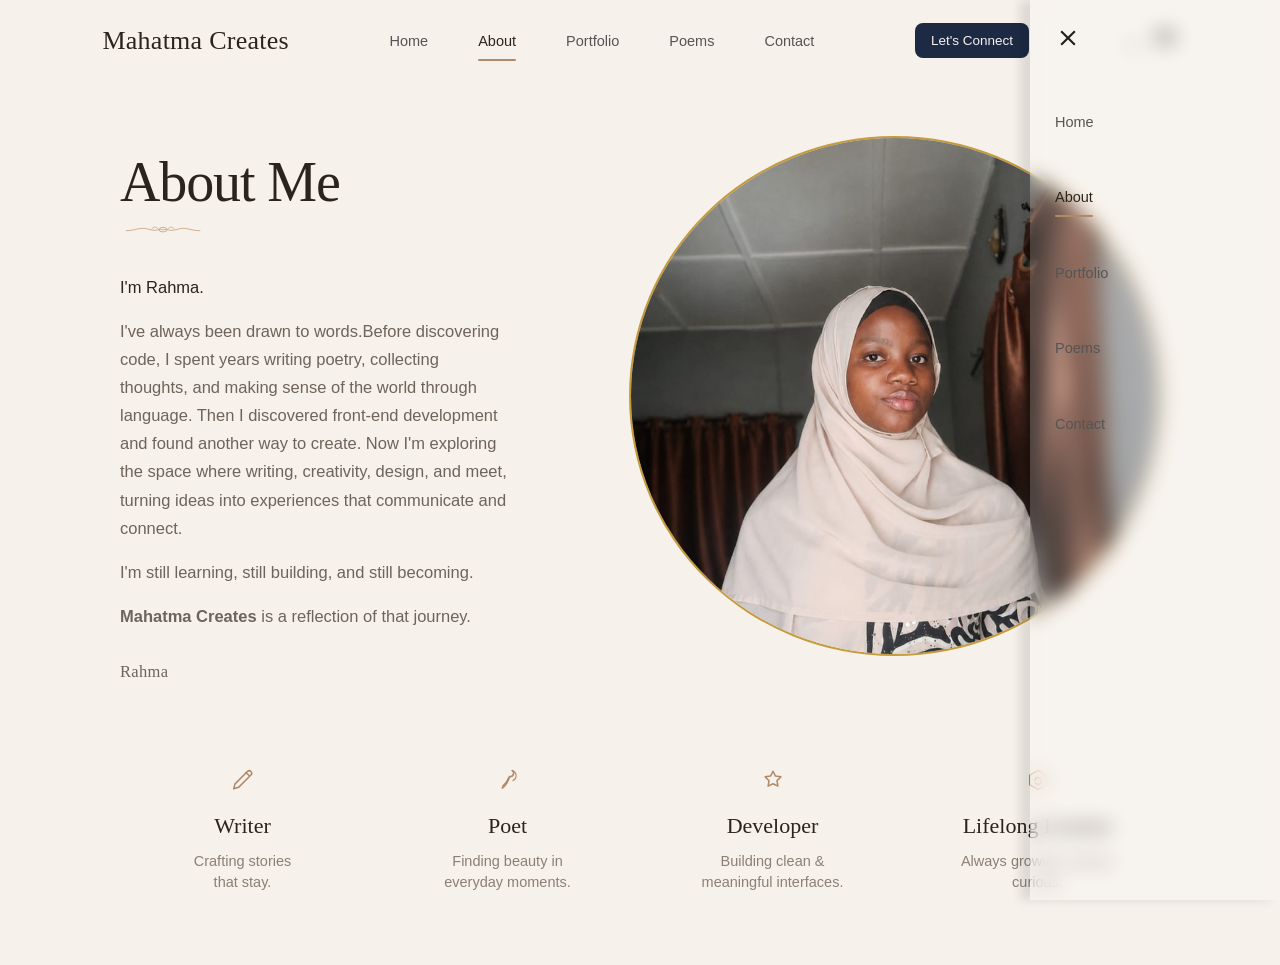
<file: ABOUTME/about.html>
<!DOCTYPE html>
<html lang="en">
  <head>
    <meta charset="UTF-8" />
    <meta http-equiv="X-UA-Compatible" content="IE=edge" />
    <meta name="viewport" content="width=device-width, initial-scale=1.0" />
    <title>Document</title>
    <link rel="stylesheet" href="about.css" />
  </head>
  <body>
    <header class="site-header">
      <div class="logo">
        <a href="#home"> Mahatma Creates </a>
      </div>
      <nav class="nav" id="main-nav" aria-label="Primary">
          <ul class="sidebar">
              <li onclick=hideSidebar() class="close"><a href="#"><svg xmlns="http://www.w3.org/2000/svg" height="26px" viewBox="0 -960 960 960" width="26px" fill="#1f1f1f"><path d="m256-200-56-56 224-224-224-224 56-56 224 224 224-224 56 56-224 224 224 224-56 56-224-224-224 224Z"/></svg></a></li>
              <li><a href="../index.html">Home</a></li>
              <li><a href="../ABOUTME/about.html" class="active">About</a></li>
              <li><a href="../Portfolio/portfolio.html">Portfolio</a></li>
              <li><a href="../POETRY/poetry.html">Poems</a></li>
              <li><a href="../Contact/contact.html" >Contact</a></li>
            </ul>
        <ul class="openbar">
          <li><a href="../index.html">Home</a></li>
          <li><a href="../ABOUTME/about.html"class="active">About</a></li>
          <li><a href="../Portfolio/portfolio.html">Portfolio</a></li>
          <li><a href="../POETRY/poetry.html">Poems</a></li>
          <li><a href="../Contact/contact.html" >Contact</a></li>
        </ul>
      </nav>
      <button class="connect-btn" type="button" id="connect-btn">
        Let's Connect
      </button>
      <li onclick=showSidebar() class="menu-button"><a onclick="showSidebar()"><svg xmlns="http://www.w3.org/2000/svg" height="26px" viewBox="0 -960 960 960" width="26px" fill="#1f1f1f"><path d="M120-240v-80h720v80H120Zm0-200v-80h720v80H120Zm0-200v-80h720v80H120Z"/></svg></a>
    </header>
    <main>
      <section class="about" id="about">
        <div class="about-copy">
          <h1>About Me</h1>
          <div class="flourish" aria-hidden="true">
            <svg viewBox="0 0 120 18" width="86" height="16">
              <path
                d="M8 10 C22 10, 28 4, 40 8 C52 12, 56 6, 60 9 C64 6, 68 12, 80 8 C92 4, 98 10, 112 10"
                fill="none"
                stroke="currentColor"
                stroke-width="1.1"
              />
              <ellipse
                cx="60"
                cy="8.5"
                rx="5.5"
                ry="3.2"
                fill="none"
                stroke="currentColor"
                stroke-width="1.1"
              />
              <path
                d="M54 8.5 C50 3, 46 5, 44 8"
                fill="none"
                stroke="currentColor"
                stroke-width="1"
              />
              <path
                d="M66 8.5 C70 3, 74 5, 76 8"
                fill="none"
                stroke="currentColor"
                stroke-width="1"
              />
            </svg>
          </div>
          <p class="lead">I'm Rahma.</p>
          <p>
            I've always been drawn to words.Before 
            discovering code, I spent years writing poetry, 
            collecting thoughts, and making sense of the 
            world through language. 
             Then I discovered front-end development and
             found another way to create. Now I'm exploring 
             the space where writing, creativity, design, and 
              meet, turning ideas into experiences 
              that communicate and connect.
          </p>
          <p> I'm still learning, still building, and still becoming.</p>
          <p><b>Mahatma Creates </b>is a reflection of that journey.</p>
          <p class="signature">Rahma</p>
        </div>
        <figure class="about-photo">
          <!-- Replace src with your photo from the mockup -->
          <img src="Rahma.jpg" alt="Rahma working at a desk on a laptop" />
        </figure>
      </section>
      <section class="traits" aria-label="What I do">
        <article class="trait">
          <div class="trait-icon">
            <svg viewBox="0 0 24 24" aria-hidden="true">
              <path
                d="M4 19.5l1.2-4.2 10.6-10.6a2.1 2.1 0 0 1 3 3L8.2 18.3 4 19.5z"
                fill="none"
                stroke="currentColor"
                stroke-width="1.3"
                stroke-linejoin="round"
              />
              <path
                d="M14.2 5.2l3.6 3.6"
                fill="none"
                stroke="currentColor"
                stroke-width="1.3"
              />
            </svg>
          </div>
          <h2>Writer</h2>
          <p>Crafting stories<br />that stay.</p>
        </article>
        <article class="trait">
          <div class="trait-icon">
            <svg viewBox="0 0 24 24" aria-hidden="true">
              <path
                d="M7 19c2.2-1.4 4.2-4.2 5.4-7.2.4-1 .6-1.9.8-2.7 1.6.2 3.1-.8 3.5-2.3.3-1.2-.2-2.4-1.2-3"
                fill="none"
                stroke="currentColor"
                stroke-width="1.3"
                stroke-linecap="round"
              />
              <path
                d="M16.2 4.2c1.3.5 2.3 1.6 2.6 3 .5 2.2-.6 4.4-2.6 5.3"
                fill="none"
                stroke="currentColor"
                strokewidth="1.3"
                stroke-linecap="round"
              />
              <path
                d="M12.6 10.2c-1.1 2.8-2.9 5.4-5.2 7.2"
                fill="none"
                stroke="currentColor"
                stroke-width="1.3"
                stroke-linecap="round"
              />
            </svg>
          </div>
          <h2>Poet</h2>
          <p>Finding beauty in<br />everyday moments.</p>
        </article>
        <article class="trait">
          <div class="trait-icon">
            <svg viewBox="0 0 24 24" aria-hidden="true">
              <path
                d="M12 4.5l2.1 4.1 4.6.7-3.3 3.3.8 4.6L12 15.2 7.8 17.2l.8-4.6-3.3-3.3 4.6-.7L12 4.5z"
                fill="none"
                stroke="currentColor"
                stroke-width="1.3"
                stroke-linejoin="round"
              />
            </svg>
          </div>
          <h2>Developer</h2>
          <p>Building clean &amp;<br />meaningful interfaces.</p>
        </article>
        <article class="trait">
          <div class="trait-icon">
            <svg viewBox="0 0 24 24" aria-hidden="true">
              <path
                d="M12 3.8l7.2 4.2v8L12 20.2 4.8 16V8L12 3.8z"
                fill="none"
                stroke="currentColor"
                strokewidth="1.3"
                stroke-linejoin="round"
              />
              <path
                d="M9.4 12.2c0-1.5 1.1-2.5 2.6-2.5 1.1 0 2 .6 2.3 1.5"
                fill="none"
                stroke="currentColor"
                strokewidth="1.3"
                stroke-linecap="round"
              />
              <path
                d="M9.6 14.6c.5.7 1.4 1.2 2.4 1.2 1.6 0 2.6-1 2.6-2.3"
                fill="none"
                stroke="currentColor"
                strokewidth="1.3"
                stroke-linecap="round"
              />
            </svg>
          </div>
          <h2>Lifelong Learner</h2>
          <p>Always growing, always<br />curious.</p>
        </article>
      </section>
    </main>
    <script src="about.js"></script>
  </body>
</html>
</file>
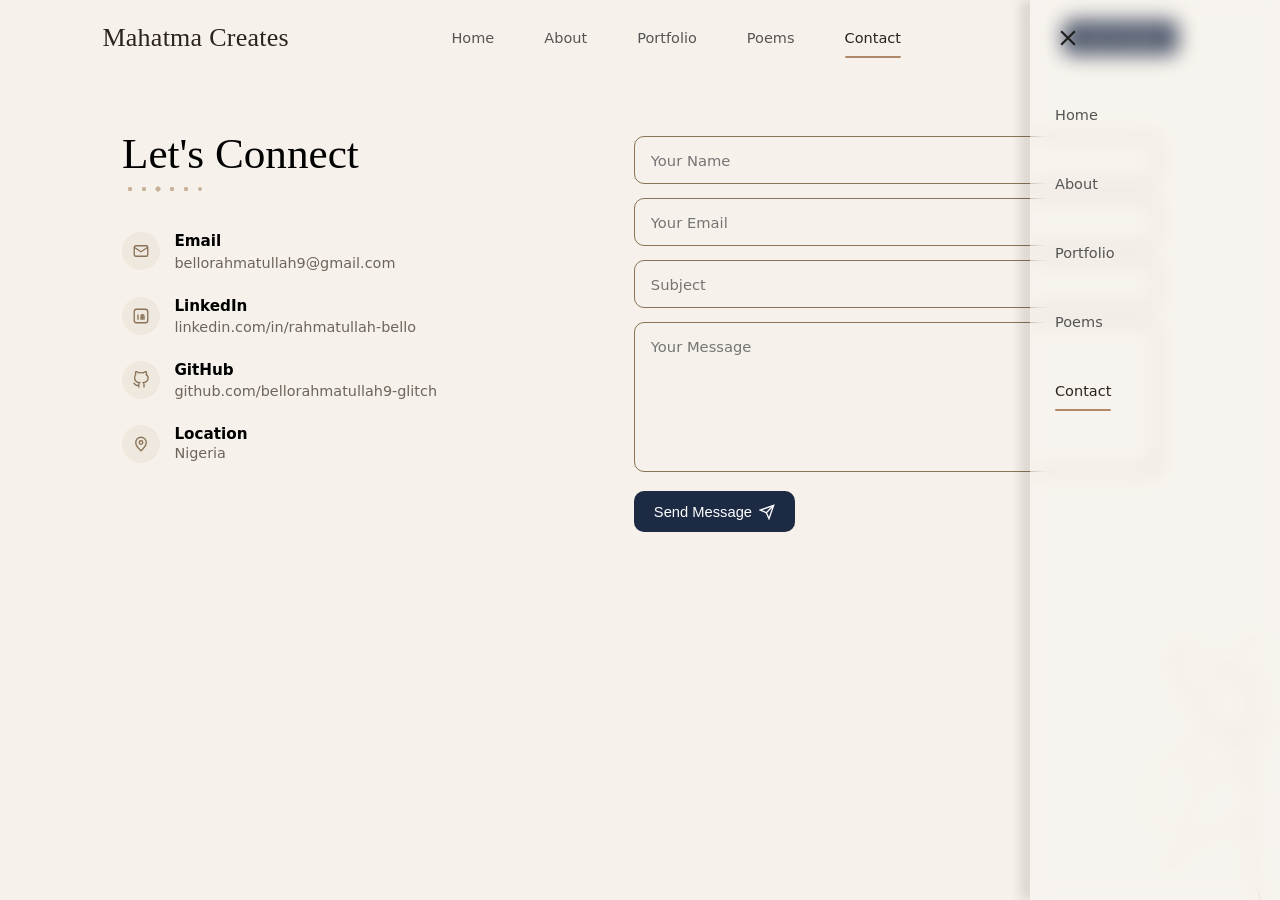
<file: Contact/contact.html>
<!DOCTYPE html>
<html lang="en">
<head>
    <meta charset="UTF-8">
    <meta http-equiv="X-UA-Compatible" content="IE=edge">
    <meta name="viewport" content="width=device-width, initial-scale=1.0">
    <title>Document</title>
    <link rel="stylesheet" href="contact.css">
</head>
<body>
    <header class="site-header">
        <div class="logo">
          <a href="#home"> Mahatma Creates </a>
        </div>
        <nav class="nav" id="main-nav" aria-label="Primary">
            <ul class="sidebar">
                <li onclick=hideSidebar() class="close"><a href="#"><svg xmlns="http://www.w3.org/2000/svg" height="26px" viewBox="0 -960 960 960" width="26px" fill="#1f1f1f"><path d="m256-200-56-56 224-224-224-224 56-56 224 224 224-224 56 56-224 224 224 224-56 56-224-224-224 224Z"/></svg></a></li>
                <li><a href="../index.html" >Home</a></li>
                <li><a href="../ABOUTME/about.html">About</a></li>
                <li><a href="../Portfolio/portfolio.html">Portfolio</a></li>
                <li><a href="../POETRY/poetry.html">Poems</a></li>
                <li><a href="../Contact/contact.html" class="active">Contact</a></li>
              </ul>
          <ul class="openbar">
            <li><a href="../index.html">Home</a></li>
            <li><a href="../ABOUTME/about.html">About</a></li>
            <li><a href="../Portfolio/portfolio.html">Portfolio</a></li>
            <li><a href="../POETRY/poetry.html">Poems</a></li>
            <li><a href="../Contact/contact.html" class="active">Contact</a></li>
          </ul>
        </nav>
        <button class="connect-btn" type="button" id="connect-btn">
          Let's Connect
        </button>
        <li onclick=showSidebar() class="menu-button"><a onclick="showSidebar()"><svg xmlns="http://www.w3.org/2000/svg" height="26px" viewBox="0 -960 960 960" width="26px" fill="#1f1f1f"><path d="M120-240v-80h720v80H120Zm0-200v-80h720v80H120Zm0-200v-80h720v80H120Z"/></svg></a>
      </header>
        <main>
        <section>
        <h1>Let's Connect</h1>
        <div class="title-line"></div>
        <div class="info-list">
        <div class="info-item">
        <div class="icon-circle">
        <svg width="18" height="18" viewBox="0 0 24 24" fill="none" stroke="currentColor" stroke-width="1.8">
        <rect x="3" y="5" width="18" height="14" rx="2"/>
        <path d="M3 7l9 6 9-6"/>
        </svg>
        </div>
        <div>
        <h3>Email</h3>
        <a href="mailto:bellorahmatullah9@gmail.com">bellorahmatullah9@gmail.com</a>
        </div>
        </div>
        <div class="info-item">
        <div class="icon-circle">
        <svg width="18" height="18" viewBox="0 0 24 24" fill="none" stroke="currentColor" stroke-width="1.8">
        <rect x="3" y="3" width="18" height="18" rx="3"/>
        <path d="M8 10v7M8 7h.01M12 17v-4.2c0-1.6 2-1.6 2 0V17M16 17v-4.8c0-2.6-3-2.4-4-.9"/>
        </svg>
        </div>
        <div>
        <h3>LinkedIn</h3>
        <a href="
        https://www.linkedin.com/in/rahmatullah-bello-3b8a83381?utm_source=share_via&utm_content=profile&utm_medium=member_android " target="_blank"
        rel="noopener">linkedin.com/in/rahmatullah-bello</a>
        </div>
        </div>
        <div class="info-item">
        <div class="icon-circle">
        <svg width="18" height="18" viewBox="0 0 24 24" fill="none" stroke="currentColor" stroke-width="1.8">
        <path d="M9 19c-5 1.5-5-2.5-7-3m14 6v-3.9a3.4 3.4 0 0 0-1-2.6c3.2-.4 6.5-1.6 6.5-7A5.4 5.4 0 0 0 19 4.8 5 5 0
        0 0 18.9 1S17.7.6 15 2.5a12.3 12.3 0 0 0-6 0C6.3.6 5.1 1 5.1 1A5 5 0 0 0 5 4.8 5.4 5.4 0 0 0 3.5 8.7c0 5.4 3.3 6.6 6.5
        7a3.4 3.4 0 0 0-1 2.6V22"/>
        </svg>
        </div>
        <div>
        <h3>GitHub</h3>
        <a href="https://github.com/bellorahmatullah9-glitch" target="_blank"
        rel="noopener">github.com/bellorahmatullah9-glitch</a>
        </div>
        </div>
        <div class="info-item">
        <div class="icon-circle">
        <svg width="18" height="18" viewBox="0 0 24 24" fill="none" stroke="currentColor" stroke-width="1.8">
        <path d="M12 21s7-6.2 7-11a7 7 0 1 0-14 0c0 4.8 7 11 7 11z"/>
        <circle cx="12" cy="10" r="2.4"/>
        </svg>
        </div>
        <div>
        <h3>Location</h3>
        <p>Nigeria</p>
        </div>
        </div>
        </div>
        </section>
        <form id="contactForm">
        <input type="text" id="name" placeholder="Your Name" required>
        <input type="email" id="email" placeholder="Your Email" required>
        <input type="text" id="subject" placeholder="Subject" required>
        <textarea id="message" placeholder="Your Message" required></textarea>
        <button class="send-btn" type="submit">
        Send Message
        <svg width="16" height="16" viewBox="0 0 24 24" fill="none" stroke="currentColor" stroke-width="2">
        <path d="M22 2L11 13"/>
        <path d="M22 2l-7 20-4-9-9-4 20-7z"/>
        </svg>
        </button>
        </form>
        </main>
        <svg class="plant" viewBox="0 0 280 320" fill="none" aria-hidden="true">
        <path d="M260 320c-20-70-10-140 8-190" stroke="#d7c4ad" stroke-width="2"/>
        <path d="M255 250c-30-10-70 10-90 40" stroke="#d7c4ad" stroke-width="1.6"/>
        <path d="M258 210c-40-30-20-80 10-110" stroke="#d7c4ad" stroke-width="1.6"/>
        <path d="M250 160c-55-5-80-50-70-95" stroke="#d7c4ad" stroke-width="1.6"/>
        <ellipse cx="230" cy="120" rx="22" ry="38" transform="rotate(-30 230 120)" stroke="#d7c4ad" strokewidth="1.4"/>
        <ellipse cx="200" cy="90" rx="18" ry="32" transform="rotate(-50 200 90)" stroke="#d7c4ad" strokewidth="1.4"/>
        <ellipse cx="175" cy="210" rx="24" ry="40" transform="rotate(20 175 210)" stroke="#d7c4ad" strokewidth="1.4"/>
        <ellipse cx="210" cy="175" rx="16" ry="28" transform="rotate(-10 210 175)" stroke="#d7c4ad" strokewidth="1.4"/>
        <ellipse cx="248" cy="80" rx="14" ry="26" transform="rotate(15 248 80)" stroke="#d7c4ad" strokewidth="1.4"/>
        </svg>
        <div class="modal-overlay" id="overlay">
        <div class="modal">
        <h2>Message Ready</h2>
        <p id="modalText">Thanks for reaching out. Your message has been prepared.</p>
        <button id="closeBtn" type="button">Close</button>
        </div>
        </div>
        <script src="contact.js"></script>
</body>
</html>
</file>
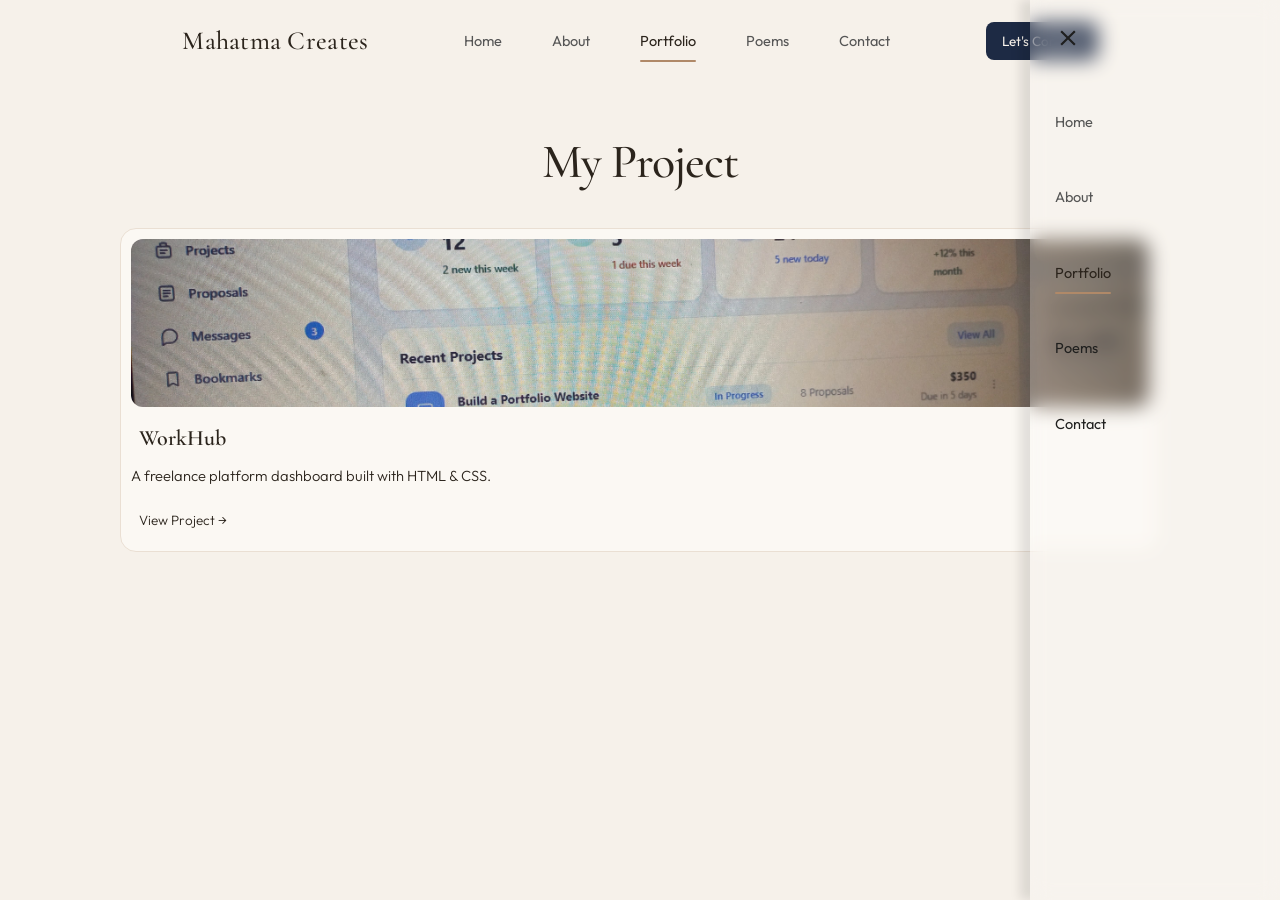
<file: Portfolio/portfolio.html>
<!DOCTYPE html>
<html lang="en">
<head>
<meta charset="UTF-8" />
<meta name="viewport" content="width=device-width, initial-scale=1.0" />
<title>Mahatma Creates — Portfolio</title>
<link rel="preconnect" href="https://fonts.googleapis.com" />
<link rel="preconnect" href="https://fonts.gstatic.com" crossorigin />
<link href="https://fonts.googleapis.com/css2?
family=Cormorant+Garamond:ital,wght@0,400;0,500;0,600;0,700;1,400;1,500&family=Great+Vibes&family=Outfit:wght@300;4
00;500&display=swap" rel="stylesheet" />
<link rel="stylesheet" href="portfolio.css" />
</head>
<body>
    <header class="site-header">
        <div class="logo">
          <a href="#home"> Mahatma Creates </a>
        </div>
        <nav class="nav" id="main-nav" aria-label="Primary">
          <ul class="sidebar">
            <li onclick=hideSidebar() class="close"><a href="#"><svg xmlns="http://www.w3.org/2000/svg" height="26px" viewBox="0 -960 960 960" width="26px" fill="#1f1f1f"><path d="m256-200-56-56 224-224-224-224 56-56 224 224 224-224 56 56-224 224 224 224-56 56-224-224-224 224Z"/></svg></a></li>
            <li><a href="../index.html" >Home</a></li>
          <li><a href="../ABOUTME/about.html">About</a></li>
            <li><a href="../Portfolio/portfolio.html" class="active">Portfolio</a></li>
           <li><a href="../POETRY/poetry.html" style="color: #20201f;">Poems</a></li>
            <li><a href="../Contact/contact.html" style="color: #20201f;" >Contact</a></li>
          </ul>
          <ul class="openbar">
            <li><a href="../index.html">Home</a></li>
            <li><a href="../ABOUTME/about.html">About</a></li>
            <li><a href="../Portfolio/portfolio.html" class="active">Portfolio</a></li>
            <li><a href="../POETRY/poetry.html">Poems</a></li>
            <li><a href="../Contact/contact.html">Contact</a></li>
            
          </ul>
        </nav>
        <button class="connect-btn" type="button" id="connect-btn">
          Let's Connect
        </button>
        <li onclick=showSidebar() class="menu-button"><a onclick="showSidebar()"><svg xmlns="http://www.w3.org/2000/svg" height="26px" viewBox="0 -960 960 960" width="26px" fill="#1f1f1f"><path d="M120-240v-80h720v80H120Zm0-200v-80h720v80H120Zm0-200v-80h720v80H120Z"/></svg></a>
      </header>
<main>
<section class="portfolio" id="portfolio">
<h1>My Project</h1>

<div class="project-grid">
<article class="project-card" data-category="web">
<div class="project-thumb">
<img src="free.jpg" alt="Freelance Dashboard preview" />
</div>
<h2>WorkHub</h2>
<p>A freelance platform dashboard built with HTML &amp; CSS.</p>
<a class="project-link" href="#https://bellorahmatullah9-glitch.github.io/Worrkhub/">View Project →</a>
</article>
</div>
</section>
</main>
<script src="portfolio.js"></script>
</body>
</html>
</file>
<file: ABOUTME/about.css>
:root {
    --bg: #f6f1ea;
    --paper: #f7f2eb;
    --ink: #2b241c;
    --muted: #6d645b;
    --soft: #8a8076;
    --line: #d7cfc4;
    --gold: #b08968;
    --gold-soft: #c4a07a;
    --navy: #1d2a44;
    --navy-hover: #152033;
    }
    * {
    box-sizing: border-box;
    margin: 0;
    padding: 0;
    }
    html {
    scroll-behavior: smooth;
    }
    body {
    background: var(--bg);
    color: var(--ink);
    font-family: "Outfit", sans-serif;
    font-weight: 300;
    line-height: 1.6;
    min-height: 100vh;
    }
    .site-header {
      display: flex;
      align-items: center;
      justify-content: space-between;
      /*max-width: 1120px;
      margin: 0 auto;*/
      padding: 20px 8%;
      gap: 24px;
      }
      .logo a{
          color: #2b241c;
          font-family: "Cormorant Garamond", serif;
          font-size: 26px;
          font-weight: 500;
          letter-spacing: 0.01em;
          white-space: nowrap;
          text-decoration: none;
      }
      .nav {
      display: flex;
      align-items: center;
      gap: 50px;
      }
      .nav ul{
          display: flex;
          list-style: none;
          gap: 50px;
      }
      .nav a {
      text-decoration: none;
      color: #555555;
      font-size: 14.5px;
      font-weight: 400; position: relative;
      padding-bottom: 6px;
      }
      .nav a:hover {
      color: var(--ink);
      }
      .nav a.active {
      color: var(--ink);
      }
      .nav a.active::after {
          content: '';
          position: absolute;
          bottom: -6px;
          left: 0;
          width: 100%;
          height: 2px;
          background: var(--gold);
          border-radius: 1px;
      }
      .sidebar {
        display: none;
          position: fixed;

          top: 0;
          right: 0;
          height: 100vh;
          width: 250px;
          z-index: 999;
          background-color: rgba(255, 255, 255, 0.2);
          box-shadow: -10px 0 10px rgba(0, 0, 0, 0.1);
          flex-direction: column;
          align-items: flex-start;
          justify-content: flex-start;
          backdrop-filter: blur(10px);
          padding: 25px;
        }
        .sidebar li {
          width: 100%;
        }
        .sidebar a {
          width: 100%;
        }
        @media (max-width: 901px) {
          .menu-button {
            display: none;
          }
          .sidebar{
            width: 50%;
          }
        }
        @media (max-width: 600px) {
          .hideOnMobile {
            display: none;
          }
          .menu-button {
            display: block;
          }
          .connect-btn {
            display: none;
          }
          .openbar{
            display: none !important;
          }
        }
        
        @media (max-width: 400px) {
          .sidebar {
            width: 50%;
          }
          .about-photo img{
            width: 100%;
    max-width: 560px;
    height: 520px;
    object-fit: cover;
          }
        }
      .connect-btn {
      background: var(--navy);
      color: #f7f2eb;
      border: none;
      border-radius: 8px;
      padding: 10px 16px;
      font-family: "Outfit", sans-serif;
      font-size: 13.5px;
      font-weight: 400;
      cursor: pointer;
      white-space: nowrap;
      }
      .connect-btn:hover {
      background: var(--navy-hover);
      }
    .about {
    max-width: 1120px;
    margin: 0 auto;
    padding: 54px 40px 36px;
    display: grid;
    grid-template-columns: 1fr 1.15fr;
    gap: 48px;
    align-items: start;
    color: #f4f0eb;
    }
    .about-copy {
    padding-top: 18px;
    max-width: 430px;
    }
    .about-copy h1 {
    font-family: "Cormorant Garamond", serif;
    font-size: 56px;
    font-weight: 500;
    letter-spacing: -0.02em;
    line-height: 1;
    color: var(--ink);
    }
    .flourish {
    color: var(--gold-soft);
    margin: 10px 0 28px;
    }
    .about-copy p {
    color: var(--muted);
    font-size: 16.5px;
    line-height: 1.7;
    margin-bottom: 16px; max-width: 390px;
    }
    .about-copy .lead {
    color: var(--ink);
    font-weight: 400;
    }
    .signature {
    margin-top: 28px;
    font-family: "Great Vibes", cursive;
    font-size: 40px;
    color: #5c534b;
    letter-spacing: 0.02em;
    }
    .signature .heart {
    font-family: "Cormorant Garamond", serif;
    font-size: 22px;
    color: var(--gold);
    margin-left: 2px;
    }
    .about-photo {
    margin: 0;
    }
    .about-photo img {
    width: 100%;
    max-width: 560px;
    height: 520px;
    object-fit: cover;
    display: block;
    background: #e8e0d6;
    border-radius: 50%;
    border: 2px solid #c59b3b;

    }
    .traits {
    max-width: 1120px;
    margin: 0 auto;
    padding: 28px 40px 72px;
    display: grid;
    grid-template-columns: repeat(4, 1fr);
    gap: 20px;
    }
    .trait {
    text-align: center;
    }
    .trait-icon {
    width: 28px;
    height: 28px;
    margin: 0 auto 14px;
    color: var(--gold);
    }
    .trait-icon svg {
    width: 100%;
    height: 100%;
    }
    .trait h2 {
    font-family: "Cormorant Garamond", serif;
    font-size: 22px;
    font-weight: 500;
    margin-bottom: 8px;
    color: var(--ink);
    }
    .trait p {
    color: var(--soft);
    font-size: 14.5px;
    line-height: 1.45;
    } @media (max-width: 900px) {
    .site-header {
    flex-wrap: wrap;
    padding: 20px 24px;
    }
    .nav {
    order: 3;
    width: 100%;
    justify-content: space-between;
    gap: 12px;
    overflow-x: auto;
    }
    .about {
    grid-template-columns: 1fr;
    padding: 36px 24px 24px;
    }
    .about-copy {
    max-width: none;
    padding-top: 0;
    }
    .about-copy h1 {
    font-size: 44px;
    }
    .about-photo img {
    height: 300px;
    max-width: none;
    }
    .traits {
    grid-template-columns: 1fr 1fr;
    padding: 12px 24px 48px;
    row-gap: 32px;
    }
    }
    @media (max-width: 560px) {
    .traits {
    grid-template-columns: 1fr;
    }
    .about-photo img{
      width: 100%;
    max-width: 560px;
    height: 520px;
    object-fit: cover;
    }
    }
</file>
<file: Contact/contact.css>
:root {
  --bg: #f6f1ea;
  --paper: #f7f2eb;
  --ink: #2b241c;
  --muted: #6d645b;
  --soft: #8a8076;
  --line: #d7cfc4;
  --gold: #b08968;
  --gold-soft: #c4a07a;
  --navy: #1d2a44;
  --navy-hover: #152033;
  }
* {
  margin: 0;
  padding: 0;
  box-sizing: border-box;
}
body {
  font-family: "Inter", system-ui, sans-serif;
  background: var(--bg);
  color: var(--text);
  min-height: 100vh;
  position: relative;
  overflow-x: hidden;
}
.site-header {
  display: flex;
  align-items: center;
  justify-content: space-between;
  /*max-width: 1120px;
  margin: 0 auto;*/
  padding: 20px 8%;
  gap: 24px;
  }
  .logo a{
      color: #2b241c;
      font-family: "Cormorant Garamond", serif;
      font-size: 26px;
      font-weight: 500;
      letter-spacing: 0.01em;
      white-space: nowrap;
      text-decoration: none;
  }
  .nav {
  display: flex;
  align-items: center;
  gap: 50px;
  }
  .nav ul{
      display: flex;
      list-style: none;
      gap: 50px;
  }
  .nav a {
  text-decoration: none;
  color: #555555;
  font-size: 14.5px;
  font-weight: 400; position: relative;
  padding-bottom: 6px;
  }
  .nav a:hover {
  color: var(--ink);
  }
  .nav a.active {
  color: var(--ink);
  }
  .nav a.active::after {
      content: '';
      position: absolute;
      bottom: -6px;
      left: 0;
      width: 100%;
      height: 2px;
      background: var(--gold);
      border-radius: 1px;
  }
  .sidebar {
    display: none;
      position: fixed;
      top: 0;
      right: 0;
      height: 100vh;
      width: 250px;
      z-index: 999;
      background-color: rgba(255, 255, 255, 0.2);
      box-shadow: -10px 0 10px rgba(0, 0, 0, 0.1);
      flex-direction: column;
      align-items: flex-start;
      justify-content: flex-start;
      backdrop-filter: blur(10px);
      padding: 25px;
    }
    .sidebar li {
      width: 100%;
    }
    .sidebar a {
      width: 100%;
    }
    @media (max-width: 1400px) {
      .menu-button {
        display: none;
      }
    
    }
    @media (max-width: 600px) {
      .hideOnMobile {
        display: none;
      }
      .menu-button {
        display: block;
      }
      .btn-connect {
        display: none;
      }
    }
    
    @media (max-width: 400px) {
      .sidebar {
        width: 100%;
      }
    }
  .connect-btn {
  background: var(--navy);
  color: #f7f2eb;
  border: none;
  border-radius: 8px;
  padding: 10px 16px;
  font-family: "Outfit", sans-serif;
  font-size: 13.5px;
  font-weight: 400;
  cursor: pointer;
  white-space: nowrap;
  }
  .connect-btn:hover {
  background: var(--navy-hover);
  }
main {
  max-width: 1100px;
  margin: 0 auto;
  padding: 3.4rem 2rem 5rem;
  display: grid;
  grid-template-columns: 1fr 1.15fr;
  gap: 3.5rem;
  align-items: start;
  position: relative;
  z-index: 2;
}
h1 {
  font-family: "Playfair Display", serif;
  font-size: 2.7rem;
  font-weight: 500;
  margin-bottom: 0.35rem;
}
.title-line {
  width: 86px;
  height: 10px;
  margin-bottom: 2.4rem;
  background: radial-gradient(circle at 8px 5px, #c9b39a 2px, transparent 2.4px),
    radial-gradient(circle at 22px 5px, #c9b39a 2px, transparent 2.4px),
    radial-gradient(circle at 36px 5px, #c9b39a 2.4px, transparent 2.8px),
    radial-gradient(circle at 50px 5px, #c9b39a 2px, transparent 2.4px),
    radial-gradient(circle at 64px 5px, #c9b39a 2px, transparent 2.4px),
    radial-gradient(circle at 78px 5px, #c9b39a 1.6px, transparent 2px);
}
.info-list {
  display: flex;
  flex-direction: column;
  gap: 1.55rem;
}
.info-item {
  display: flex;
  align-items: flex-start;
  gap: 0.9rem;
}
.icon-circle {
  width: 38px;
  height: 38px;
  border-radius: 50%;
  background: #efe8de;
  display: flex;
  align-items: center;
  justify-content: center;
  flex-shrink: 0;
  color: #8a7358;
}
.info-item h3 {
  font-size: 0.95rem;
  font-weight: 600;
  margin-bottom: 0.15rem;
}
.info-item a,
.info-item p {
  color: var(--muted);
  font-size: 0.9rem;
  text-decoration: none;
}
.info-item a:hover {
  color: var(--accent);
}
form {
  display: flex;
  flex-direction: column;
  gap: 0.85rem;
  padding-top: 0.4rem;
}
input,
textarea {
  width: 100%;
  border: 1px solid #8a7358;
  background: var(--input-bg);
  border-radius: 10px;
  padding: 0.92rem 1rem;
  font-family: inherit;
  font-size: 0.92rem;
  color: var(--text);
  outline: none;
}
input:focus,
textarea:focus {
  border-color: #c9b39a;
}
textarea {
  min-height: 150px;
  resize: vertical;
}
.send-btn {
  align-self: flex-start;
  margin-top: 0.35rem;
  background: #1d2a44;
  color: #fff;
  border: none;
  border-radius: 10px;
  padding: 0.78rem 1.25rem;
  font-size: 0.92rem;
  font-weight: 500;
  cursor: pointer;
  display: inline-flex;
  align-items: center;
  gap: 0.45rem;
}
.send-btn:hover {
  filter: brightness(0.96);
}
.plant {
  position: fixed;
  right: 0;
  bottom: 0;
  width: 280px;
  height: 320px;
  pointer-events: none;
  opacity: 0.55;
  z-index: 1;
}
.modal-overlay {
  position: fixed;
  inset: 0;
  background: rgba(28, 24, 20, 0.48);
  display: flex;
  align-items: center;
  justify-content: center;
  z-index: 100;
  opacity: 0;
  visibility: hidden;
  transition: 0.25s ease;
  padding: 1.2rem;
}
.modal-overlay.active {
  opacity: 1;
  visibility: visible;
}
.modal {
  background: #fff;
  border-radius: 16px;
  padding: 2rem 2.1rem;
  max-width: 420px;
  width: 100%;
  text-align: center;
}
.modal h2 {
  font-family: "Playfair Display", serif;
  font-size: 1.7rem;
  margin-bottom: 0.6rem;
}
.modal p {
  color: var(--muted);
  margin-bottom: 1.3rem;
}
.modal button {
  background: var(--accent);
  color: #fff;
  border: none;
  border-radius: 999px;
  padding: 0.6rem 1.2rem;
  cursor: pointer;
}
@media (max-width: 1400px){
  .menu-button{
    display:none;
  }
  
  }
  @media (max-width: 900px) {
    header {
      padding: 1rem 1.2rem;
    }
    nav {
      display: none;
    }
    main {
      grid-template-columns: 1fr;
      gap: 2rem;
      padding-top: 2.2rem;
    }
    .plant {
      width: 180px;
      height: 210px;
    }
  }
  
  @media (max-width: 600px) {
    .openbar{
     display: none !important;
    }
    .sidebar{
      display: flex;
    }
    
    .connect-btn{
      display: none;
    }
    .menu-button{
      display: block;
      top: 0;
    }
    }
    @media (max-width: 400px){
      .menu-button{
        display: block;
      }
    .openbar{
        display: none!important;
        visibility: hidden;
      }
      .connect-btn{
        display: none;
      }
      .sidebar{
        width: 50%;
      }
    }
</file>
<file: Portfolio/portfolio.css>
:root{
    --bg:#f6f1ea;
    --paper:#f7f2eb;
    --ink:#2b241c;
    --muted:#6d645b;
    --soft:#8a8076;
    --line:#d7cfc4;
    --gold:#b08968;
    --gold-soft:#c4a07a;
    --navy:#1d2a44;
    --navy-hover:#152033;
}
* {
    box-sizing: border-box;
    margin: 0;
    padding: 0;
  }
   
  html {
    scroll-behavior: smooth;
  }
   
  body {
    background: var(--bg);
    color: var(--ink);
    font-family: "Outfit", sans-serif;
    font-weight: 300;
    line-height: 1.6;
    min-height: 100vh;
  }
   
  .site-header {
    display: flex;
    align-items: center;
    justify-content: space-between;
    max-width: 1120px;
    margin: 0 auto;
    padding: 28px 40px 10px;
    gap: 24px;
  }
   
  .site-header {
    display: flex;
    align-items: center;
    justify-content: space-between;
    /*max-width: 1120px;
    margin: 0 auto;*/
    padding: 20px 8%;
    gap: 24px;
    }
    .logo a{
        color: #2b241c;
        font-family: "Cormorant Garamond", serif;
        font-size: 26px;
        font-weight: 500;
        letter-spacing: 0.01em;
        white-space: nowrap;
        text-decoration: none;
    }
    .nav, .menu-button {
    display: flex;
    align-items: center;
    gap: 50px;
    }
    .nav ul{
        display: flex;
        list-style: none;
        gap: 50px;
    }
    .nav a, .menu-button {
    text-decoration: none;
    color: #555555;
    font-size: 14.5px;
    font-weight: 400; position: relative;
    padding-bottom: 6px;
    }
    .nav a:hover {
    color: var(--ink);
    }
    .nav a.active {
    color: var(--ink);
    }
    .nav a.active::after {
        content: '';
        position: absolute;
        bottom: -6px;
        left: 0;
        width: 100%;
        height: 2px;
        background: var(--gold);
        border-radius: 1px;
    }
    
    .sidebar {
      display: none;
      position: fixed;
      top: 0;
      right: 0;
      height: 100vh;
      width: 250px;
      z-index: 999;
      background-color: rgba(255, 255, 255, 0.2);
      box-shadow: -10px 0 10px rgba(0, 0, 0, 0.1);
      flex-direction: column;
      justify-content: flex-start;
      backdrop-filter: blur(10px);
      padding: 25px;
      }
      .sidebar li {
        width: 100%;
      }
      .sidebar a {
        width: 100%;
      }
  .connect-btn {
    background: var(--navy);
    color: #f7f2eb;
    border: none;
    border-radius: 8px;
    padding: 10px 16px;
    font-family: "Outfit", sans-serif;
    font-size: 13.5px;
    font-weight: 400;
    cursor: pointer;
    white-space: nowrap;
  }
   
  .connect-btn:hover {
    background: var(--navy-hover);
  }
   
  .about {
    max-width: 1120px;
    margin: 0 auto;
    padding: 54px 40px 36px;
    display: grid;
    grid-template-columns: 1fr 1.15fr;
    gap: 48px;
    align-items: start;
  }
   
  .about-copy {
    padding-top: 18px;
    max-width: 430px;
  }
   
  .about-copy h1 {
    font-family: "Cormorant Garamond", serif;
    font-size: 56px;
    font-weight: 500;
    letter-spacing: -0.02em;
    line-height: 1;
    color: var(--ink);
  }
   
  .flourish {
    color: var(--gold-soft);
    margin: 10px 0 28px;
  }
   
  .about-copy p {
    color: var(--muted);
    font-size: 16.5px;
    line-height: 1.7;
    margin-bottom: 16px;
    max-width: 390px;
  }
   
  .about-copy .lead {
    color: var(--ink);
    font-weight: 400;
  }
   
  .signature {
    margin-top: 28px;
    font-family: "Great Vibes", cursive;
    font-size: 40px;
    color: #5c534b;
    letter-spacing: 0.02em;
  }
   
  .signature .heart {
    font-family: "Cormorant Garamond", serif;
    font-size: 22px;
    color: var(--gold);
    margin-left: 2px;
  }
   
  .about-photo {
    margin: 0;
  }
   
  .about-photo img {
    width: 100%;
    max-width: 560px;
    height: 390px;
    object-fit: cover;
    display: block;
    background: #e8e0d6;
  }
   
  .traits {
    max-width: 1120px;
    margin: 0 auto;
    padding: 28px 40px 72px;
    display: grid;
    grid-template-columns: repeat(4, 1fr);
    gap: 20px;
  }
   
  .trait {
    text-align: center;
  }
   
  .trait-icon {
    width: 28px;
    height: 28px;
    margin: 0 auto 14px;
    color: var(--gold);
  }
   
  .trait-icon svg {
    width: 100%;
    height: 100%;
  }
   
  .trait h2 {
    font-family: "Cormorant Garamond", serif;
    font-size: 22px;
    font-weight: 500;
    margin-bottom: 8px;
    color: var(--ink);
  }
   
  .trait p {
    color: var(--soft);
    font-size: 14.5px;
    line-height: 1.45;
  }
   
  .portfolio {
    max-width: 1120px;
    margin: 0 auto;
    padding: 42px 40px 80px;
  }
   
  .portfolio h1 {
    font-family: "Cormorant Garamond", serif;
    font-size: 48px;
    font-weight: 500;
    text-align: center;
    letter-spacing: -0.02em;
    margin-bottom: 28px;
  }
   
  .filters {
    display: flex;
    justify-content: center;
    flex-wrap: wrap;
    gap: 12px;
    margin-bottom: 36px;
  }
   
  .filter-btn {
    border: none;
    background: #efe8de;
    color: var(--muted);
    font-family: "Outfit", sans-serif;
    font-size: 13.5px;
    font-weight: 400;
    padding: 8px 16px;
    border-radius: 999px;
    cursor: pointer;
  }
   
  .filter-btn.active {
    background: var(--navy);
    color: #f7f2eb;
  }
   
  .project-grid {
    grid-template-columns: 280px;
  justify-content: center;
  }
   
  .project-card {
    background: #fbf8f3;
    border: 1px solid #eadfd3;
    border-radius: 16px;
    padding: 10px 10px 18px;
  }
   
  .project-card.is-hidden {
    display: none;
  }
   
  .project-thumb {
    background: #ddd4c8;
    border-radius: 12px;
    overflow: hidden;
    height: 168px;
    margin-bottom: 14px;
  }
   
  .project-thumb.dark {
    background: #1b2438;
  }
   
  .project-thumb img {
    width: 100%;
    height: 100%;
    object-fit: cover;
    display: block;
  }
   
  .project-card h2 {
    font-family: "Cormorant Garamond", serif;
    font-size: 22px;
    font-weight: 600;
    padding: 0 8px;
    margin-bottom: 8px;
  }
   
  .project-card p {
    font-size: 0.92rem;
    color: var(--text-muted);
    line-height: 1.55;
    margin-bottom: 1.25rem;
    flex: 1;
  }
   
  .project-link {
    display: inline-block;
    padding: 0 8px;
    color: var(--ink);
    text-decoration: none;
    font-size: 13.5px;
  }
   
  .project-link:hover {
    color: var(--navy);
  }
   
  @media (max-width: 900px) {
    .site-header {
      flex-wrap: wrap;
      padding: 20px 24px;
    }
   
    .nav {
      order: 3;
      width: 100%;
      justify-content: space-between;
      gap: 12px;
      overflow-x: auto;
    }
   
    .about {
      grid-template-columns: 1fr;
      padding: 36px 24px 24px;
    }
   
    .about-copy {
      max-width: none;
      padding-top: 0;
    }
   
    .about-copy h1 {
      font-size: 44px;
    }
   
    .about-photo img {
      height: 300px;
      max-width: none;
    }
   
    .traits {
      grid-template-columns: 1fr 1fr;
      padding: 12px 24px 48px;
      row-gap: 32px;
    }
   
    .portfolio {
      padding: 28px 24px 56px;
    }
   
    .portfolio h1 {
      font-size: 38px;
    }
   
    .project-grid {
      grid-template-columns: 1fr 1fr;
    }
  }
   
  @media (max-width: 560px) {
    .traits {
      grid-template-columns: 1fr;
    }
   
    .project-grid {
      grid-template-columns: 1fr;
    }
  }
@media (max-width: 1400px){
.menu-button{
  display:none;
}

}
@media (max-width: 600px) {
  .openbar{
   display: none !important;
  }
  .sidebar{
    display: flex;
    width: 50%;
  }
  
  .connect-btn{
    display: none;
  }
  .menu-button{
    display: block;
    top: 0;
  }
  }
  @media (max-width: 400px){
    .menu-button{
      display: block;
    }
  .openbar{
      display: none!important;
      visibility: hidden;
    }
    .sidbar{
      width: 50%;
    }
    .connect-btn{
      display: none;
    }
  }
</file>
